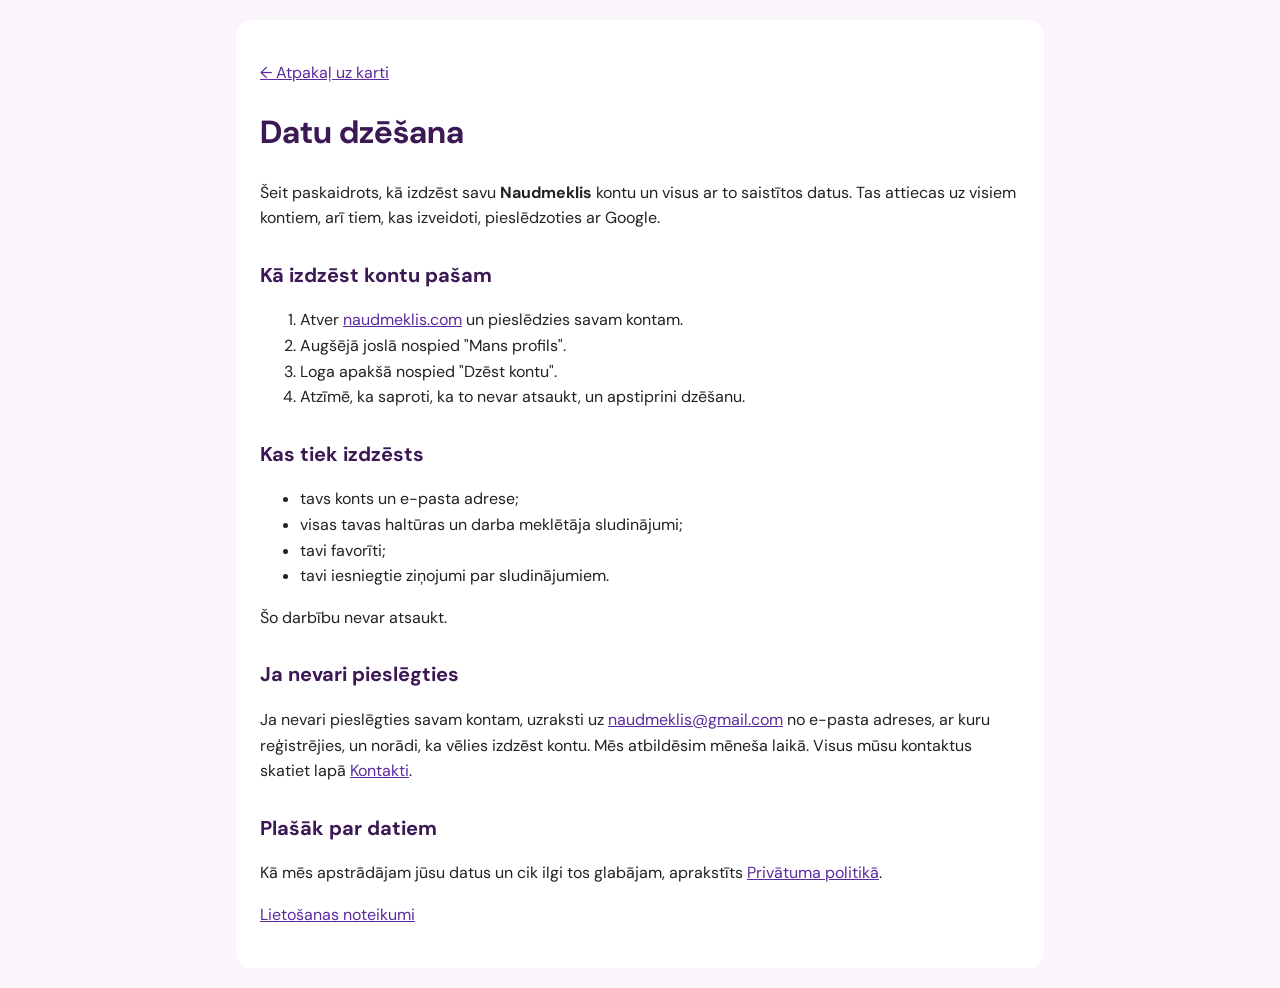
<file: datu-dzesana.html>
<!DOCTYPE html>
<html lang="lv">
<head>
  <meta charset="UTF-8">
  <meta name="viewport" content="width=device-width, initial-scale=1">
  <meta name="color-scheme" content="light">
  <script src="tema.js"></script>
  <title>Datu dzēšana – Naudmeklis</title>
  <meta name="description" content="Kā izdzēst savu Naudmeklis kontu un visus ar to saistītos datus.">
  <!-- Fonts: DM Sans (Regular 400 un Bold 700) -->
  <link rel="preconnect" href="https://fonts.googleapis.com">
  <link rel="preconnect" href="https://fonts.gstatic.com" crossorigin>
  <link href="https://fonts.googleapis.com/css2?family=DM+Sans:wght@400;700&display=swap" rel="stylesheet">
  <style>
    :root { color-scheme: light; }
    body { font-family: "DM Sans", sans-serif; line-height: 1.6; color: #222; background: #FAF5FA; margin: 0; padding: 20px; }
    main { max-width: 760px; margin: 0 auto; background: white; padding: 24px; border-radius: 16px; }
    h1 { color: #3C1955; }
    h2 { color: #3C1955; margin-top: 28px; font-size: 20px; }
    a { color: #5b2a9e; }
    /* Tumšais izskats (to ieslēdz poga lapā ar karti; izvēle tiek atcerēta) */
    :root[data-theme="dark"] { color-scheme: dark; }
    :root[data-theme="dark"] body { background: #3C1955; color: #FAF5FA; }
    :root[data-theme="dark"] main { background: #2A1140; }
    :root[data-theme="dark"] h1,
    :root[data-theme="dark"] h2 { color: #FAF5FA; }
    :root[data-theme="dark"] a { color: #D9C2F5; }
    :root[data-theme="dark"] .datums { color: #CDB9E6; }
  </style>
</head>
<body>
<main>
  <p><a href="index.html">&larr; Atpakaļ uz karti</a></p>

  <h1>Datu dzēšana</h1>

  <p>Šeit paskaidrots, kā izdzēst savu <b>Naudmeklis</b> kontu un visus ar to saistītos datus. Tas attiecas uz visiem kontiem, arī tiem, kas izveidoti, pieslēdzoties ar Google.</p>

  <h2>Kā izdzēst kontu pašam</h2>
  <ol>
    <li>Atver <a href="index.html">naudmeklis.com</a> un pieslēdzies savam kontam.</li>
    <li>Augšējā joslā nospied "Mans profils".</li>
    <li>Loga apakšā nospied "Dzēst kontu".</li>
    <li>Atzīmē, ka saproti, ka to nevar atsaukt, un apstiprini dzēšanu.</li>
  </ol>

  <h2>Kas tiek izdzēsts</h2>
  <ul>
    <li>tavs konts un e-pasta adrese;</li>
    <li>visas tavas haltūras un darba meklētāja sludinājumi;</li>
    <li>tavi favorīti;</li>
    <li>tavi iesniegtie ziņojumi par sludinājumiem.</li>
  </ul>
  <p>Šo darbību nevar atsaukt.</p>

  <h2>Ja nevari pieslēgties</h2>
  <p>Ja nevari pieslēgties savam kontam, uzraksti uz <a href="mailto:naudmeklis@gmail.com">naudmeklis@gmail.com</a> no e-pasta adreses, ar kuru reģistrējies, un norādi, ka vēlies izdzēst kontu. Mēs atbildēsim mēneša laikā. Visus mūsu kontaktus skatiet lapā <a href="kontakti.html">Kontakti</a>.</p>

  <h2>Plašāk par datiem</h2>
  <p>Kā mēs apstrādājam jūsu datus un cik ilgi tos glabājam, aprakstīts <a href="privatuma-politika.html">Privātuma politikā</a>.</p>

  <p><a href="lietosanas-noteikumi.html">Lietošanas noteikumi</a></p>
</main>
</body>
</html>
</file>
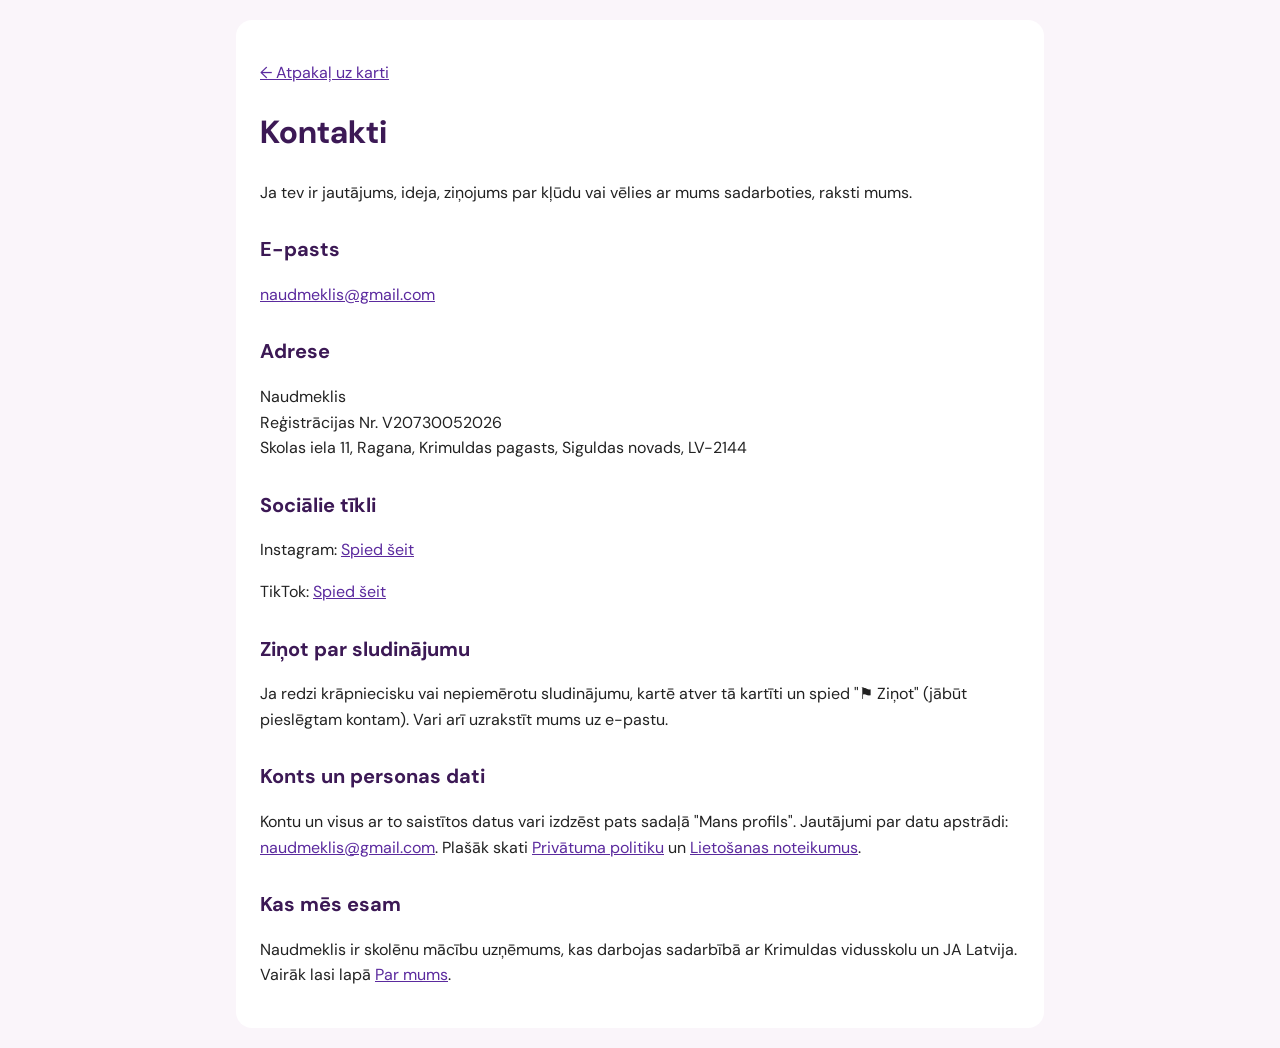
<file: kontakti.html>
<!DOCTYPE html>
<html lang="lv">
<head>
  <meta charset="UTF-8">
  <meta name="viewport" content="width=device-width, initial-scale=1">
  <meta name="color-scheme" content="light">
  <script src="tema.js"></script>
  <title>Kontakti – Naudmeklis</title>
  <!-- Fonts: DM Sans (Regular 400 un Bold 700) -->
  <link rel="preconnect" href="https://fonts.googleapis.com">
  <link rel="preconnect" href="https://fonts.gstatic.com" crossorigin>
  <link href="https://fonts.googleapis.com/css2?family=DM+Sans:wght@400;700&display=swap" rel="stylesheet">
  <style>
    :root { color-scheme: light; }
    body { font-family: "DM Sans", sans-serif; line-height: 1.6; color: #222; background: #FAF5FA; margin: 0; padding: 20px; }
    main { max-width: 760px; margin: 0 auto; background: white; padding: 24px; border-radius: 16px; }
    h1 { color: #3C1955; }
    h2 { color: #3C1955; margin-top: 28px; font-size: 20px; }
    a { color: #5b2a9e; }
    /* Tumšais izskats (to ieslēdz poga lapā ar karti; izvēle tiek atcerēta) */
    :root[data-theme="dark"] { color-scheme: dark; }
    :root[data-theme="dark"] body { background: #3C1955; color: #FAF5FA; }
    :root[data-theme="dark"] main { background: #2A1140; }
    :root[data-theme="dark"] h1,
    :root[data-theme="dark"] h2 { color: #FAF5FA; }
    :root[data-theme="dark"] a { color: #D9C2F5; }
    :root[data-theme="dark"] .datums { color: #CDB9E6; }
  </style>
  <script async src="https://pagead2.googlesyndication.com/pagead/js/adsbygoogle.js?client=ca-pub-7750393781152096"
     crossorigin="anonymous"></script>
</head>
<body>
<main>
  <p><a href="index.html">&larr; Atpakaļ uz karti</a></p>

  <h1>Kontakti</h1>

  <p>Ja tev ir jautājums, ideja, ziņojums par kļūdu vai vēlies ar mums sadarboties, raksti mums.</p>

  <h2>E-pasts</h2>
  <p><a href="mailto:naudmeklis@gmail.com">naudmeklis@gmail.com</a></p>

  <h2>Adrese</h2>
  <p>Naudmeklis<br>
  Reģistrācijas Nr. V20730052026<br>
  Skolas iela 11, Ragana, Krimuldas pagasts, Siguldas novads, LV-2144</p>

  <h2>Sociālie tīkli</h2>
  <p>Instagram: <a href="https://www.instagram.com/naudmeklis">Spied šeit</a></p>
  <p>TikTok: <a href="https://www.tiktok.com/@naudmeklis">Spied šeit</a></p>

  <h2>Ziņot par sludinājumu</h2>
  <p>Ja redzi krāpniecisku vai nepiemērotu sludinājumu, kartē atver tā kartīti un spied "⚑ Ziņot" (jābūt pieslēgtam kontam). Vari arī uzrakstīt mums uz e-pastu.</p>

  <h2>Konts un personas dati</h2>
  <p>Kontu un visus ar to saistītos datus vari izdzēst pats sadaļā "Mans profils". Jautājumi par datu apstrādi: <a href="mailto:naudmeklis@gmail.com">naudmeklis@gmail.com</a>. Plašāk skati <a href="privatuma-politika.html">Privātuma politiku</a> un <a href="lietosanas-noteikumi.html">Lietošanas noteikumus</a>.</p>

  <h2>Kas mēs esam</h2>
  <p>Naudmeklis ir skolēnu mācību uzņēmums, kas darbojas sadarbībā ar Krimuldas vidusskolu un JA Latvija. Vairāk lasi lapā <a href="par-mums.html">Par mums</a>.</p>
</main>
</body>
</html>
</file>
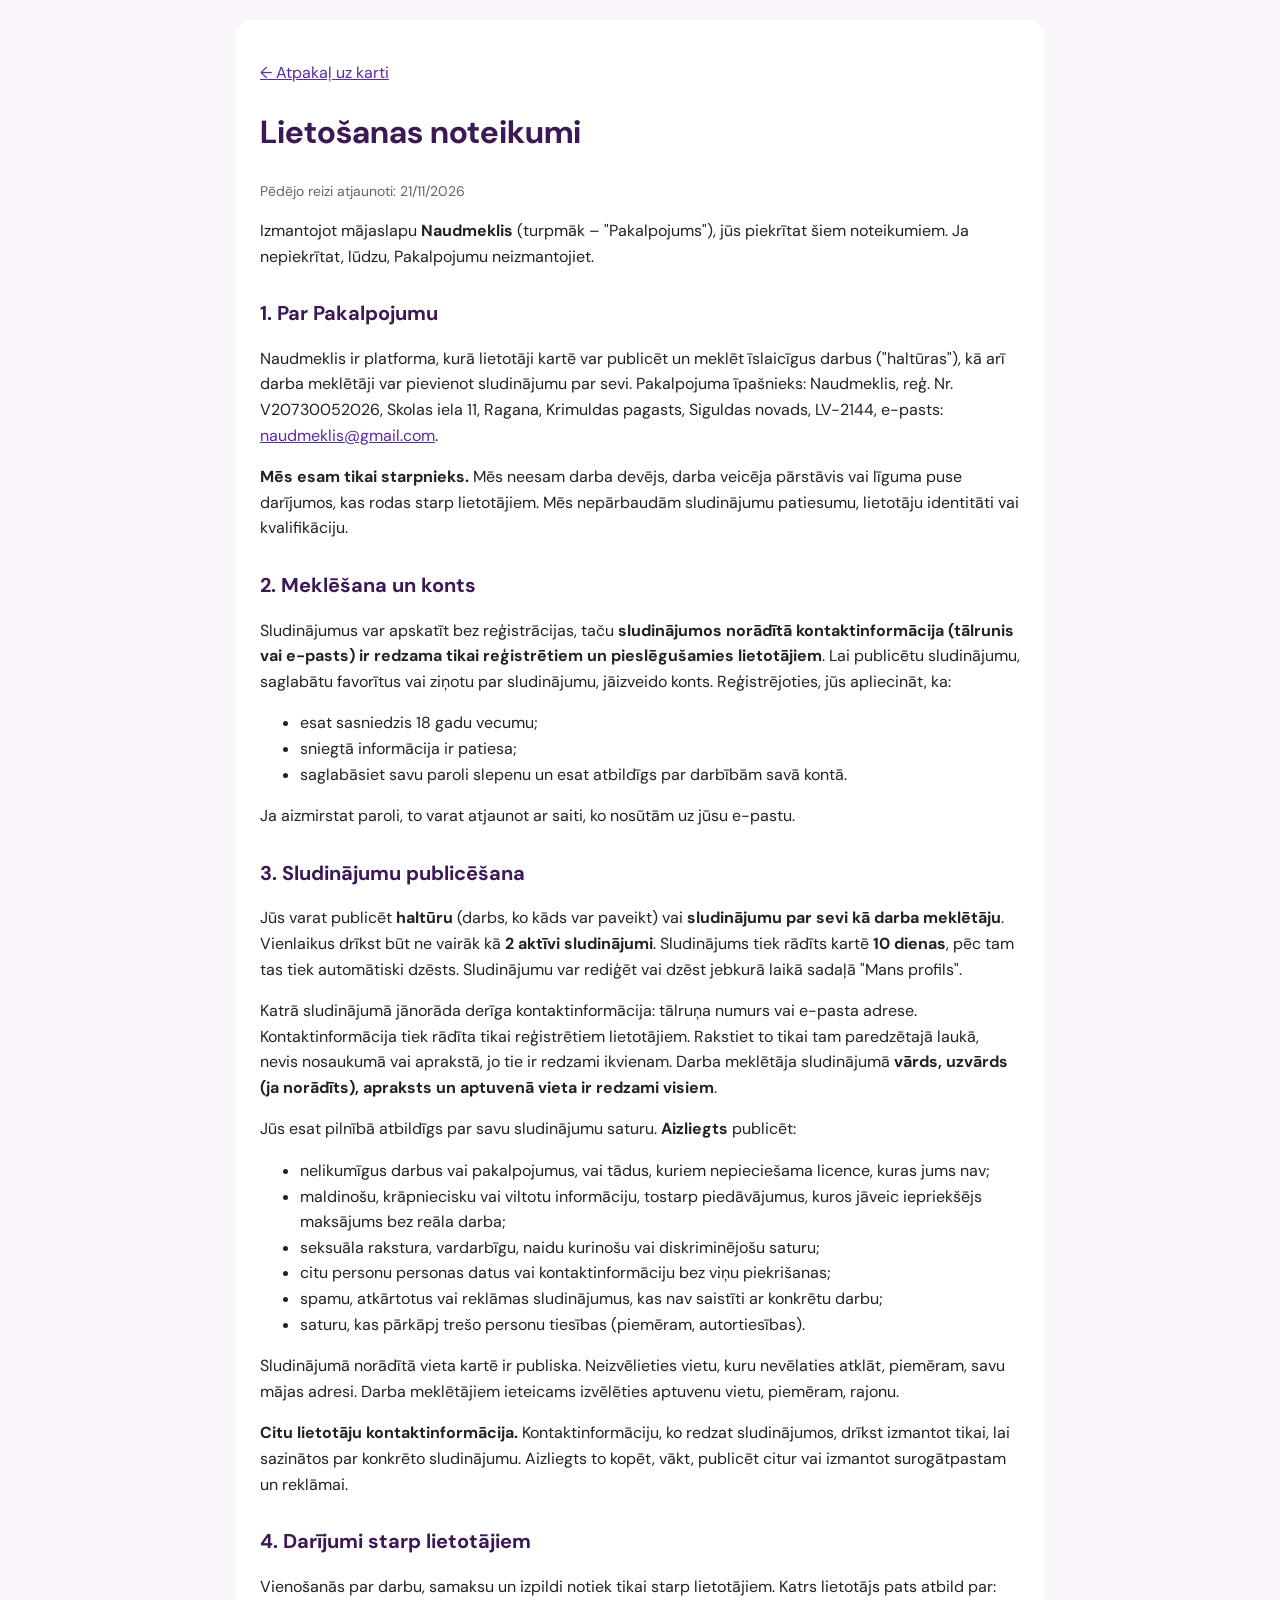
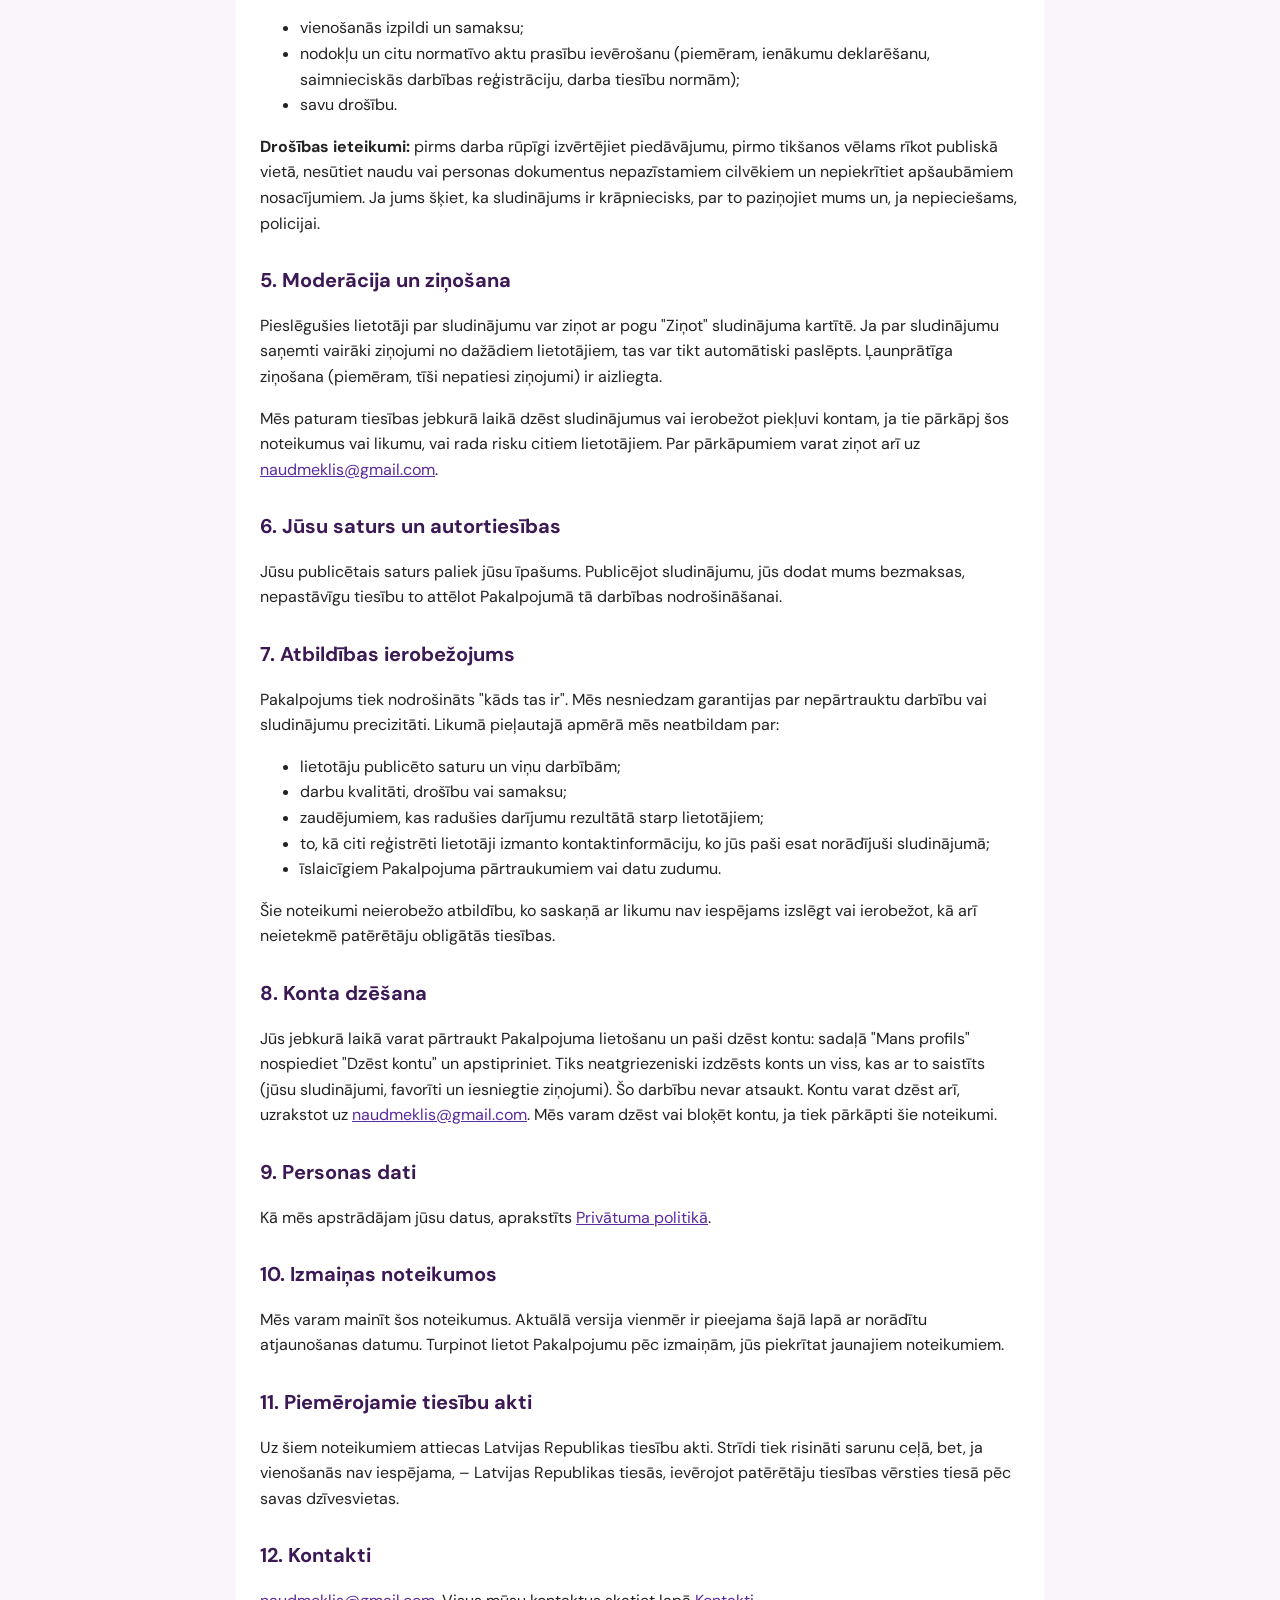
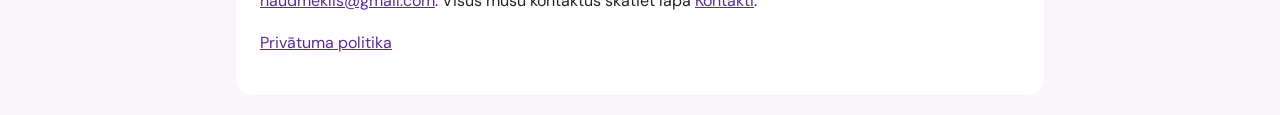
<file: lietosanas-noteikumi.html>
<!DOCTYPE html>
<html lang="lv">
<head>
  <meta charset="UTF-8">
  <meta name="viewport" content="width=device-width, initial-scale=1">
  <meta name="color-scheme" content="light">
  <script src="tema.js"></script>
  <title>Lietošanas noteikumi – Naudmeklis</title>
  <!-- Fonts: DM Sans (Regular 400 un Bold 700) -->
  <link rel="preconnect" href="https://fonts.googleapis.com">
  <link rel="preconnect" href="https://fonts.gstatic.com" crossorigin>
  <link href="https://fonts.googleapis.com/css2?family=DM+Sans:wght@400;700&display=swap" rel="stylesheet">
  <style>
    :root { color-scheme: light; }
    body { font-family: "DM Sans", sans-serif; line-height: 1.6; color: #222; background: #FAF5FA; margin: 0; padding: 20px; }
    main { max-width: 760px; margin: 0 auto; background: white; padding: 24px; border-radius: 16px; }
    h1 { color: #3C1955; }
    h2 { color: #3C1955; margin-top: 28px; font-size: 20px; }
    a { color: #5b2a9e; }
    .datums { color: #666; font-size: 14px; }
    /* Tumšais izskats (to ieslēdz poga lapā ar karti; izvēle tiek atcerēta) */
    :root[data-theme="dark"] { color-scheme: dark; }
    :root[data-theme="dark"] body { background: #3C1955; color: #FAF5FA; }
    :root[data-theme="dark"] main { background: #2A1140; }
    :root[data-theme="dark"] h1,
    :root[data-theme="dark"] h2 { color: #FAF5FA; }
    :root[data-theme="dark"] a { color: #D9C2F5; }
    :root[data-theme="dark"] .datums { color: #CDB9E6; }
  </style>
  <script async src="https://pagead2.googlesyndication.com/pagead/js/adsbygoogle.js?client=ca-pub-7750393781152096"
     crossorigin="anonymous"></script>
</head>
<body>
<main>
  <p><a href="index.html">&larr; Atpakaļ uz karti</a></p>

  <h1>Lietošanas noteikumi</h1>
  <p class="datums">Pēdējo reizi atjaunoti: 21/11/2026</p>

  <p>Izmantojot mājaslapu <b>Naudmeklis</b> (turpmāk – "Pakalpojums"), jūs piekrītat šiem noteikumiem. Ja nepiekrītat, lūdzu, Pakalpojumu neizmantojiet.</p>

  <h2>1. Par Pakalpojumu</h2>
  <p>Naudmeklis ir platforma, kurā lietotāji kartē var publicēt un meklēt īslaicīgus darbus ("haltūras"), kā arī darba meklētāji var pievienot sludinājumu par sevi. Pakalpojuma īpašnieks: Naudmeklis, reģ. Nr. V20730052026, Skolas iela 11, Ragana, Krimuldas pagasts, Siguldas novads, LV-2144, e-pasts: <a href="mailto:naudmeklis@gmail.com">naudmeklis@gmail.com</a>.</p>
  <p><b>Mēs esam tikai starpnieks.</b> Mēs neesam darba devējs, darba veicēja pārstāvis vai līguma puse darījumos, kas rodas starp lietotājiem. Mēs nepārbaudām sludinājumu patiesumu, lietotāju identitāti vai kvalifikāciju.</p>

  <h2>2. Meklēšana un konts</h2>
  <p>Sludinājumus var apskatīt bez reģistrācijas, taču <b>sludinājumos norādītā kontaktinformācija (tālrunis vai e-pasts) ir redzama tikai reģistrētiem un pieslēgušamies lietotājiem</b>. Lai publicētu sludinājumu, saglabātu favorītus vai ziņotu par sludinājumu, jāizveido konts. Reģistrējoties, jūs apliecināt, ka:</p>
  <ul>
    <li>esat sasniedzis 18 gadu vecumu;</li>
    <li>sniegtā informācija ir patiesa;</li>
    <li>saglabāsiet savu paroli slepenu un esat atbildīgs par darbībām savā kontā.</li>
  </ul>
  <p>Ja aizmirstat paroli, to varat atjaunot ar saiti, ko nosūtām uz jūsu e-pastu.</p>

  <h2>3. Sludinājumu publicēšana</h2>
  <p>Jūs varat publicēt <b>haltūru</b> (darbs, ko kāds var paveikt) vai <b>sludinājumu par sevi kā darba meklētāju</b>. Vienlaikus drīkst būt ne vairāk kā <b>2 aktīvi sludinājumi</b>. Sludinājums tiek rādīts kartē <b>10 dienas</b>, pēc tam tas tiek automātiski dzēsts. Sludinājumu var rediģēt vai dzēst jebkurā laikā sadaļā "Mans profils".</p>
  <p>Katrā sludinājumā jānorāda derīga kontaktinformācija: tālruņa numurs vai e-pasta adrese. Kontaktinformācija tiek rādīta tikai reģistrētiem lietotājiem. Rakstiet to tikai tam paredzētajā laukā, nevis nosaukumā vai aprakstā, jo tie ir redzami ikvienam. Darba meklētāja sludinājumā <b>vārds, uzvārds (ja norādīts), apraksts un aptuvenā vieta ir redzami visiem</b>.</p>
  <p>Jūs esat pilnībā atbildīgs par savu sludinājumu saturu. <b>Aizliegts</b> publicēt:</p>
  <ul>
    <li>nelikumīgus darbus vai pakalpojumus, vai tādus, kuriem nepieciešama licence, kuras jums nav;</li>
    <li>maldinošu, krāpniecisku vai viltotu informāciju, tostarp piedāvājumus, kuros jāveic iepriekšējs maksājums bez reāla darba;</li>
    <li>seksuāla rakstura, vardarbīgu, naidu kurinošu vai diskriminējošu saturu;</li>
    <li>citu personu personas datus vai kontaktinformāciju bez viņu piekrišanas;</li>
    <li>spamu, atkārtotus vai reklāmas sludinājumus, kas nav saistīti ar konkrētu darbu;</li>
    <li>saturu, kas pārkāpj trešo personu tiesības (piemēram, autortiesības).</li>
  </ul>
  <p>Sludinājumā norādītā vieta kartē ir publiska. Neizvēlieties vietu, kuru nevēlaties atklāt, piemēram, savu mājas adresi. Darba meklētājiem ieteicams izvēlēties aptuvenu vietu, piemēram, rajonu.</p>
  <p><b>Citu lietotāju kontaktinformācija.</b> Kontaktinformāciju, ko redzat sludinājumos, drīkst izmantot tikai, lai sazinātos par konkrēto sludinājumu. Aizliegts to kopēt, vākt, publicēt citur vai izmantot surogātpastam un reklāmai.</p>

  <h2>4. Darījumi starp lietotājiem</h2>
  <p>Vienošanās par darbu, samaksu un izpildi notiek tikai starp lietotājiem. Katrs lietotājs pats atbild par:</p>
  <ul>
    <li>vienošanās izpildi un samaksu;</li>
    <li>nodokļu un citu normatīvo aktu prasību ievērošanu (piemēram, ienākumu deklarēšanu, saimnieciskās darbības reģistrāciju, darba tiesību normām);</li>
    <li>savu drošību.</li>
  </ul>
  <p><b>Drošības ieteikumi:</b> pirms darba rūpīgi izvērtējiet piedāvājumu, pirmo tikšanos vēlams rīkot publiskā vietā, nesūtiet naudu vai personas dokumentus nepazīstamiem cilvēkiem un nepiekrītiet apšaubāmiem nosacījumiem. Ja jums šķiet, ka sludinājums ir krāpniecisks, par to paziņojiet mums un, ja nepieciešams, policijai.</p>

  <h2>5. Moderācija un ziņošana</h2>
  <p>Pieslēgušies lietotāji par sludinājumu var ziņot ar pogu "Ziņot" sludinājuma kartītē. Ja par sludinājumu saņemti vairāki ziņojumi no dažādiem lietotājiem, tas var tikt automātiski paslēpts. Ļaunprātīga ziņošana (piemēram, tīši nepatiesi ziņojumi) ir aizliegta.</p>
  <p>Mēs paturam tiesības jebkurā laikā dzēst sludinājumus vai ierobežot piekļuvi kontam, ja tie pārkāpj šos noteikumus vai likumu, vai rada risku citiem lietotājiem. Par pārkāpumiem varat ziņot arī uz <a href="mailto:naudmeklis@gmail.com">naudmeklis@gmail.com</a>.</p>

  <h2>6. Jūsu saturs un autortiesības</h2>
  <p>Jūsu publicētais saturs paliek jūsu īpašums. Publicējot sludinājumu, jūs dodat mums bezmaksas, nepastāvīgu tiesību to attēlot Pakalpojumā tā darbības nodrošināšanai.</p>

  <h2>7. Atbildības ierobežojums</h2>
  <p>Pakalpojums tiek nodrošināts "kāds tas ir". Mēs nesniedzam garantijas par nepārtrauktu darbību vai sludinājumu precizitāti. Likumā pieļautajā apmērā mēs neatbildam par:</p>
  <ul>
    <li>lietotāju publicēto saturu un viņu darbībām;</li>
    <li>darbu kvalitāti, drošību vai samaksu;</li>
    <li>zaudējumiem, kas radušies darījumu rezultātā starp lietotājiem;</li>
    <li>to, kā citi reģistrēti lietotāji izmanto kontaktinformāciju, ko jūs paši esat norādījuši sludinājumā;</li>
    <li>īslaicīgiem Pakalpojuma pārtraukumiem vai datu zudumu.</li>
  </ul>
  <p>Šie noteikumi neierobežo atbildību, ko saskaņā ar likumu nav iespējams izslēgt vai ierobežot, kā arī neietekmē patērētāju obligātās tiesības.</p>

  <h2>8. Konta dzēšana</h2>
  <p>Jūs jebkurā laikā varat pārtraukt Pakalpojuma lietošanu un paši dzēst kontu: sadaļā "Mans profils" nospiediet "Dzēst kontu" un apstipriniet. Tiks neatgriezeniski izdzēsts konts un viss, kas ar to saistīts (jūsu sludinājumi, favorīti un iesniegtie ziņojumi). Šo darbību nevar atsaukt. Kontu varat dzēst arī, uzrakstot uz <a href="mailto:naudmeklis@gmail.com">naudmeklis@gmail.com</a>. Mēs varam dzēst vai bloķēt kontu, ja tiek pārkāpti šie noteikumi.</p>

  <h2>9. Personas dati</h2>
  <p>Kā mēs apstrādājam jūsu datus, aprakstīts <a href="privatuma-politika.html">Privātuma politikā</a>.</p>

  <h2>10. Izmaiņas noteikumos</h2>
  <p>Mēs varam mainīt šos noteikumus. Aktuālā versija vienmēr ir pieejama šajā lapā ar norādītu atjaunošanas datumu. Turpinot lietot Pakalpojumu pēc izmaiņām, jūs piekrītat jaunajiem noteikumiem.</p>

  <h2>11. Piemērojamie tiesību akti</h2>
  <p>Uz šiem noteikumiem attiecas Latvijas Republikas tiesību akti. Strīdi tiek risināti sarunu ceļā, bet, ja vienošanās nav iespējama, – Latvijas Republikas tiesās, ievērojot patērētāju tiesības vērsties tiesā pēc savas dzīvesvietas.</p>

  <h2>12. Kontakti</h2>
  <p><a href="mailto:naudmeklis@gmail.com">naudmeklis@gmail.com</a>. Visus mūsu kontaktus skatiet lapā <a href="kontakti.html">Kontakti</a>.</p>

  <p><a href="privatuma-politika.html">Privātuma politika</a></p>
</main>
</body>
</html>
</file>
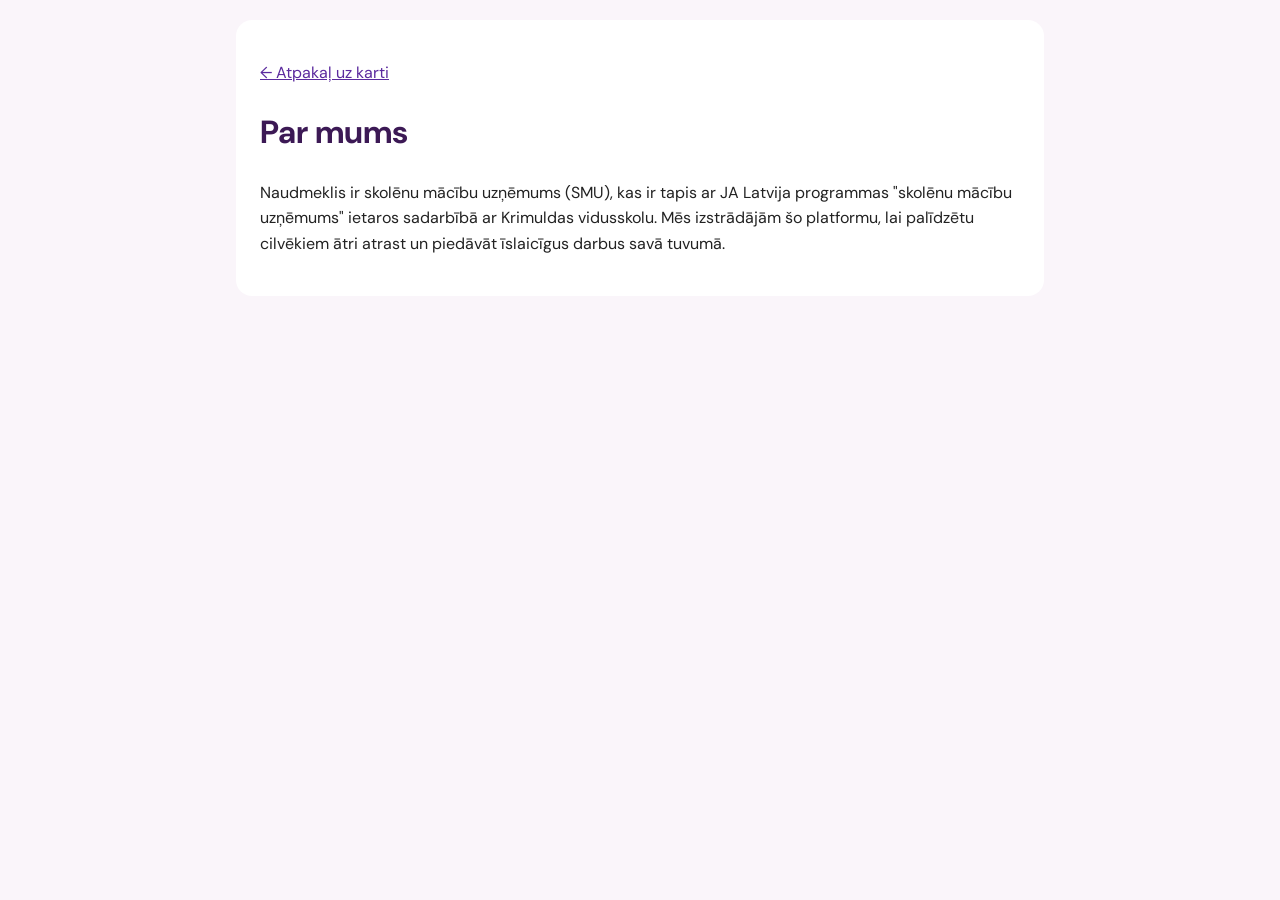
<file: par-mums.html>
<!DOCTYPE html>
<html lang="lv">
<head>
  <meta charset="UTF-8">
  <meta name="viewport" content="width=device-width, initial-scale=1">
  <meta name="color-scheme" content="light">
  <script src="tema.js"></script>
  <title>Par mums – Naudmeklis</title>
  <!-- Fonts: DM Sans (Regular 400 un Bold 700) -->
  <link rel="preconnect" href="https://fonts.googleapis.com">
  <link rel="preconnect" href="https://fonts.gstatic.com" crossorigin>
  <link href="https://fonts.googleapis.com/css2?family=DM+Sans:wght@400;700&display=swap" rel="stylesheet">
  <style>
    :root { color-scheme: light; }
    body { font-family: "DM Sans", sans-serif; line-height: 1.6; color: #222; background: #FAF5FA; margin: 0; padding: 20px; }
    main { max-width: 760px; margin: 0 auto; background: white; padding: 24px; border-radius: 16px; }
    h1 { color: #3C1955; }
    h2 { color: #3C1955; margin-top: 28px; font-size: 20px; }
    a { color: #5b2a9e; }
    .datums { color: #666; font-size: 14px; }
    /* Tumšais izskats (to ieslēdz poga lapā ar karti; izvēle tiek atcerēta) */
    :root[data-theme="dark"] { color-scheme: dark; }
    :root[data-theme="dark"] body { background: #3C1955; color: #FAF5FA; }
    :root[data-theme="dark"] main { background: #2A1140; }
    :root[data-theme="dark"] h1,
    :root[data-theme="dark"] h2 { color: #FAF5FA; }
    :root[data-theme="dark"] a { color: #D9C2F5; }
    :root[data-theme="dark"] .datums { color: #CDB9E6; }
  </style>
  <script async src="https://pagead2.googlesyndication.com/pagead/js/adsbygoogle.js?client=ca-pub-7750393781152096"
     crossorigin="anonymous"></script>
</head>
<body>
<main>
  <p><a href="index.html">&larr; Atpakaļ uz karti</a></p>

  <h1>Par mums</h1>
  
  <p>Naudmeklis ir skolēnu mācību uzņēmums (SMU), kas ir tapis ar JA Latvija programmas "skolēnu mācību uzņēmums" ietaros sadarbībā ar Krimuldas vidusskolu. Mēs izstrādājām šo platformu, lai palīdzētu cilvēkiem ātri atrast un piedāvāt īslaicīgus darbus savā tuvumā.</p>
</main>
</body>
</html>
</file>
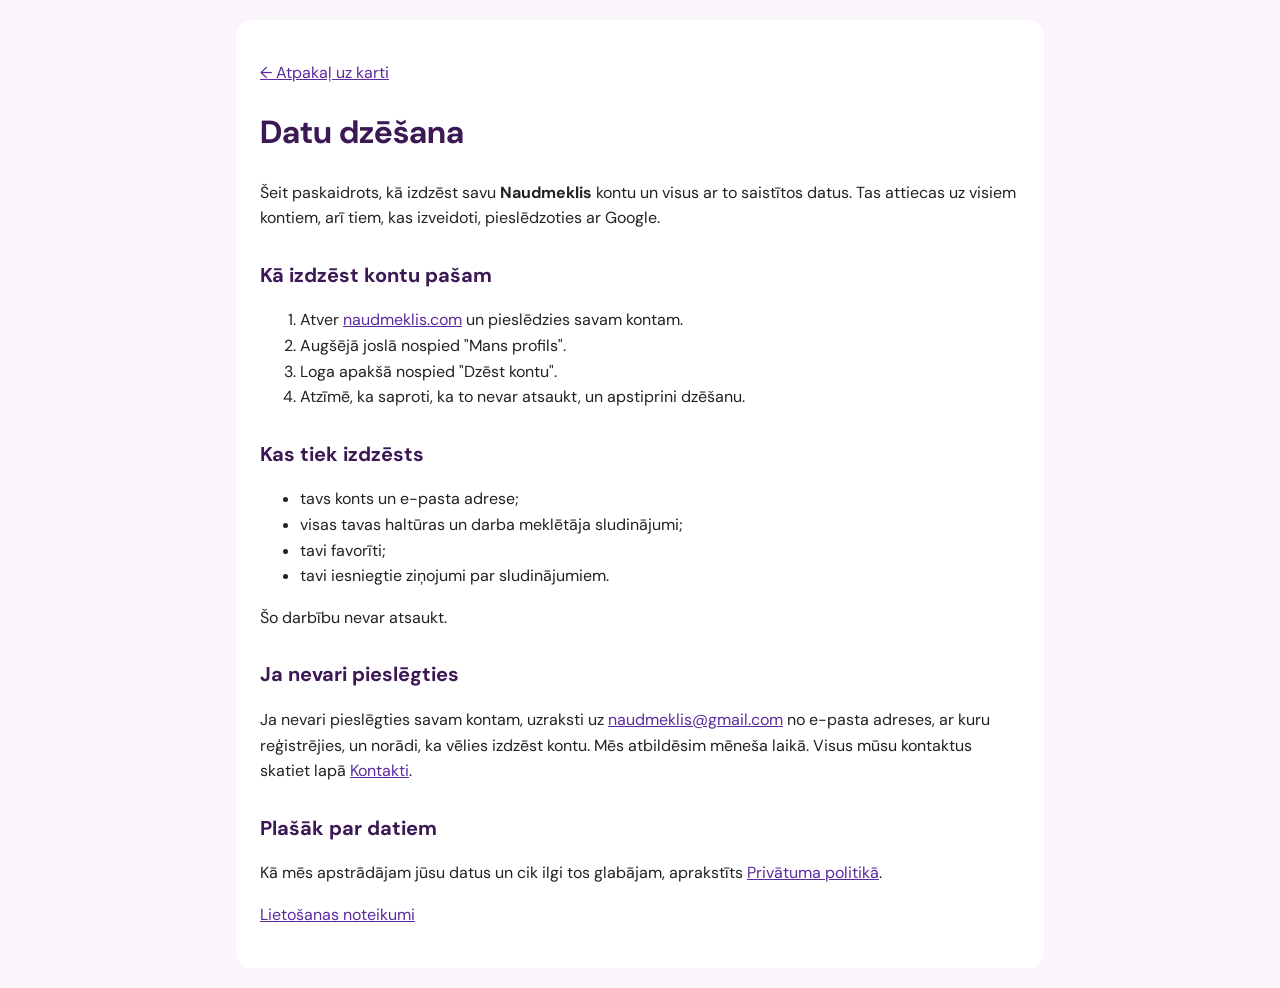
<file: privatuma-politika.html>
<!DOCTYPE html>
<html lang="lv">
<head>
  <meta charset="UTF-8">
  <meta name="viewport" content="width=device-width, initial-scale=1">
  <meta name="color-scheme" content="light">
  <script src="tema.js"></script>
  <title>Datu dzēšana – Naudmeklis</title>
  <meta name="description" content="Kā izdzēst savu Naudmeklis kontu un visus ar to saistītos datus.">
  <!-- Fonts: DM Sans (Regular 400 un Bold 700) -->
  <link rel="preconnect" href="https://fonts.googleapis.com">
  <link rel="preconnect" href="https://fonts.gstatic.com" crossorigin>
  <link href="https://fonts.googleapis.com/css2?family=DM+Sans:wght@400;700&display=swap" rel="stylesheet">
  <style>
    :root { color-scheme: light; }
    body { font-family: "DM Sans", sans-serif; line-height: 1.6; color: #222; background: #FAF5FA; margin: 0; padding: 20px; }
    main { max-width: 760px; margin: 0 auto; background: white; padding: 24px; border-radius: 16px; }
    h1 { color: #3C1955; }
    h2 { color: #3C1955; margin-top: 28px; font-size: 20px; }
    a { color: #5b2a9e; }
    /* Tumšais izskats (to ieslēdz poga lapā ar karti; izvēle tiek atcerēta) */
    :root[data-theme="dark"] { color-scheme: dark; }
    :root[data-theme="dark"] body { background: #3C1955; color: #FAF5FA; }
    :root[data-theme="dark"] main { background: #2A1140; }
    :root[data-theme="dark"] h1,
    :root[data-theme="dark"] h2 { color: #FAF5FA; }
    :root[data-theme="dark"] a { color: #D9C2F5; }
    :root[data-theme="dark"] .datums { color: #CDB9E6; }
  </style>
</head>
<body>
<main>
  <p><a href="index.html">&larr; Atpakaļ uz karti</a></p>

  <h1>Datu dzēšana</h1>

  <p>Šeit paskaidrots, kā izdzēst savu <b>Naudmeklis</b> kontu un visus ar to saistītos datus. Tas attiecas uz visiem kontiem, arī tiem, kas izveidoti, pieslēdzoties ar Google.</p>

  <h2>Kā izdzēst kontu pašam</h2>
  <ol>
    <li>Atver <a href="index.html">naudmeklis.com</a> un pieslēdzies savam kontam.</li>
    <li>Augšējā joslā nospied "Mans profils".</li>
    <li>Loga apakšā nospied "Dzēst kontu".</li>
    <li>Atzīmē, ka saproti, ka to nevar atsaukt, un apstiprini dzēšanu.</li>
  </ol>

  <h2>Kas tiek izdzēsts</h2>
  <ul>
    <li>tavs konts un e-pasta adrese;</li>
    <li>visas tavas haltūras un darba meklētāja sludinājumi;</li>
    <li>tavi favorīti;</li>
    <li>tavi iesniegtie ziņojumi par sludinājumiem.</li>
  </ul>
  <p>Šo darbību nevar atsaukt.</p>

  <h2>Ja nevari pieslēgties</h2>
  <p>Ja nevari pieslēgties savam kontam, uzraksti uz <a href="mailto:naudmeklis@gmail.com">naudmeklis@gmail.com</a> no e-pasta adreses, ar kuru reģistrējies, un norādi, ka vēlies izdzēst kontu. Mēs atbildēsim mēneša laikā. Visus mūsu kontaktus skatiet lapā <a href="kontakti.html">Kontakti</a>.</p>

  <h2>Plašāk par datiem</h2>
  <p>Kā mēs apstrādājam jūsu datus un cik ilgi tos glabājam, aprakstīts <a href="privatuma-politika.html">Privātuma politikā</a>.</p>

  <p><a href="lietosanas-noteikumi.html">Lietošanas noteikumi</a></p>
</main>
</body>
</html>
</file>
